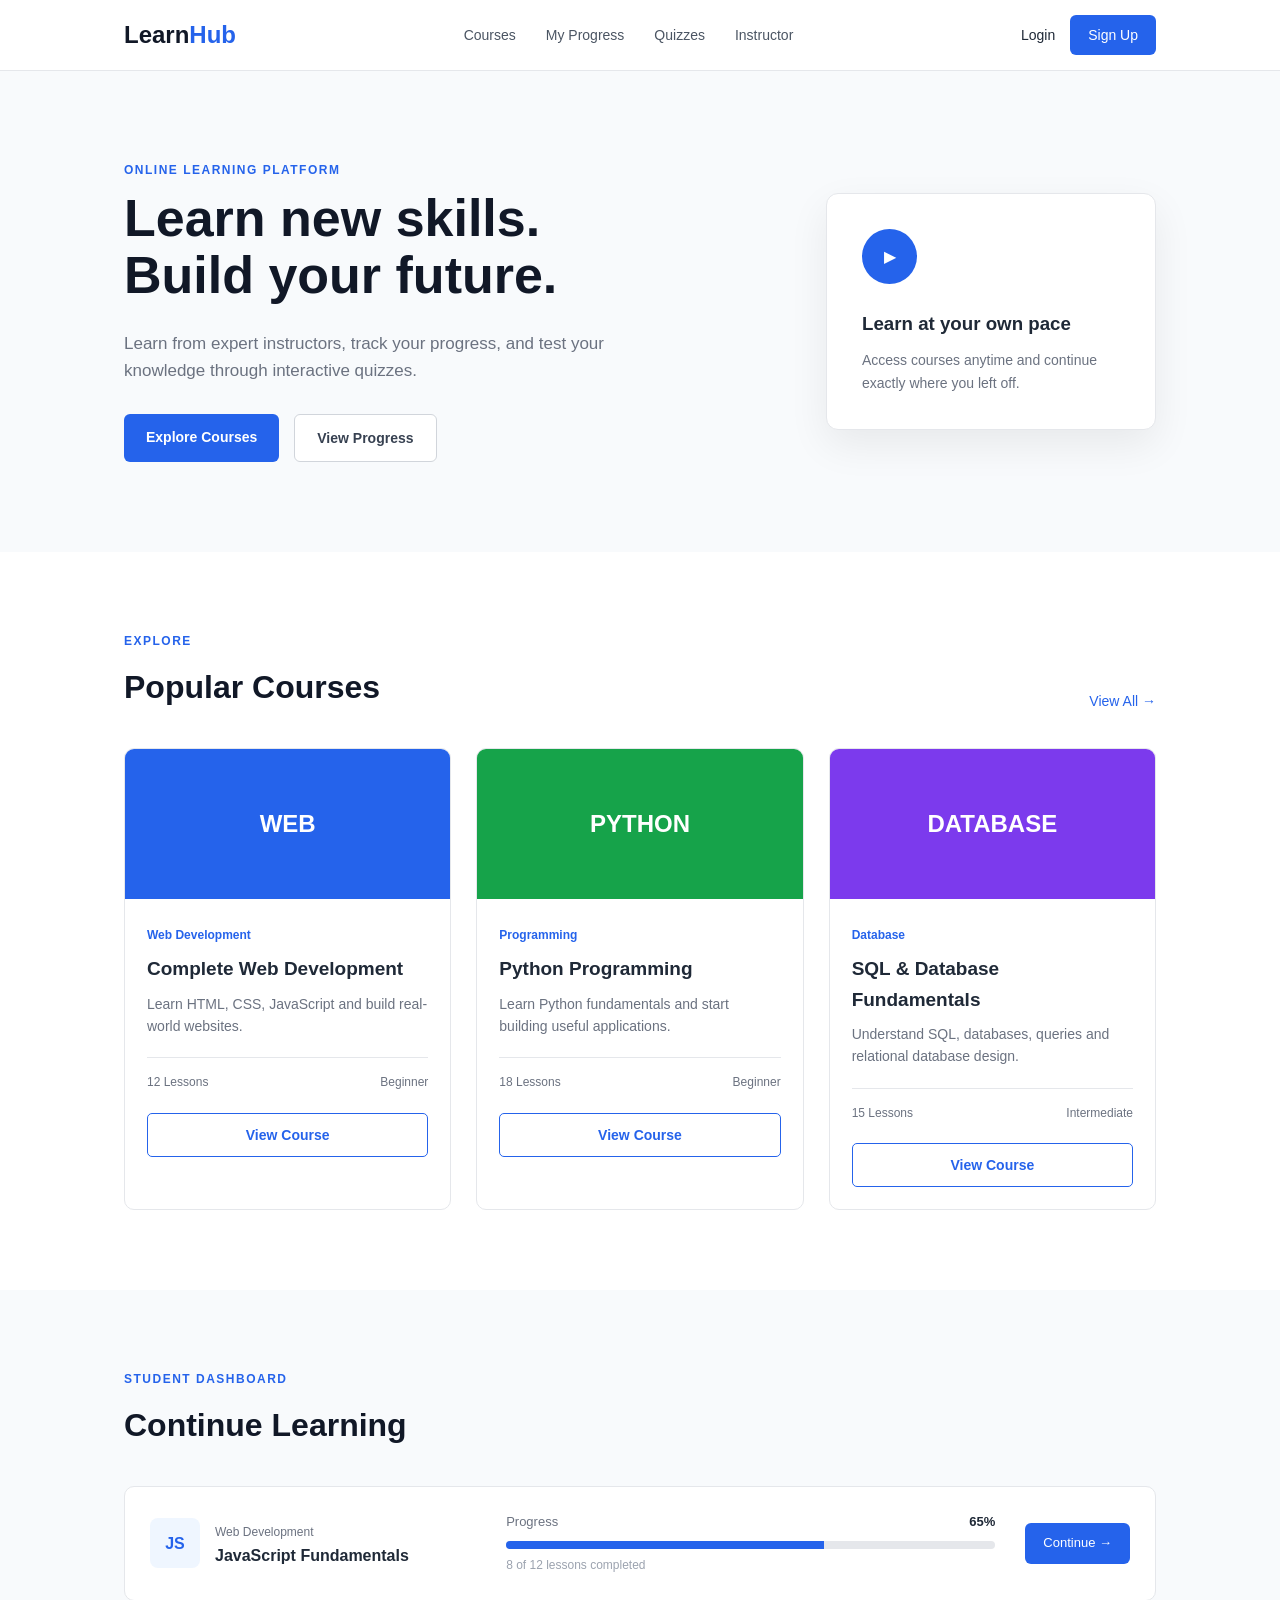
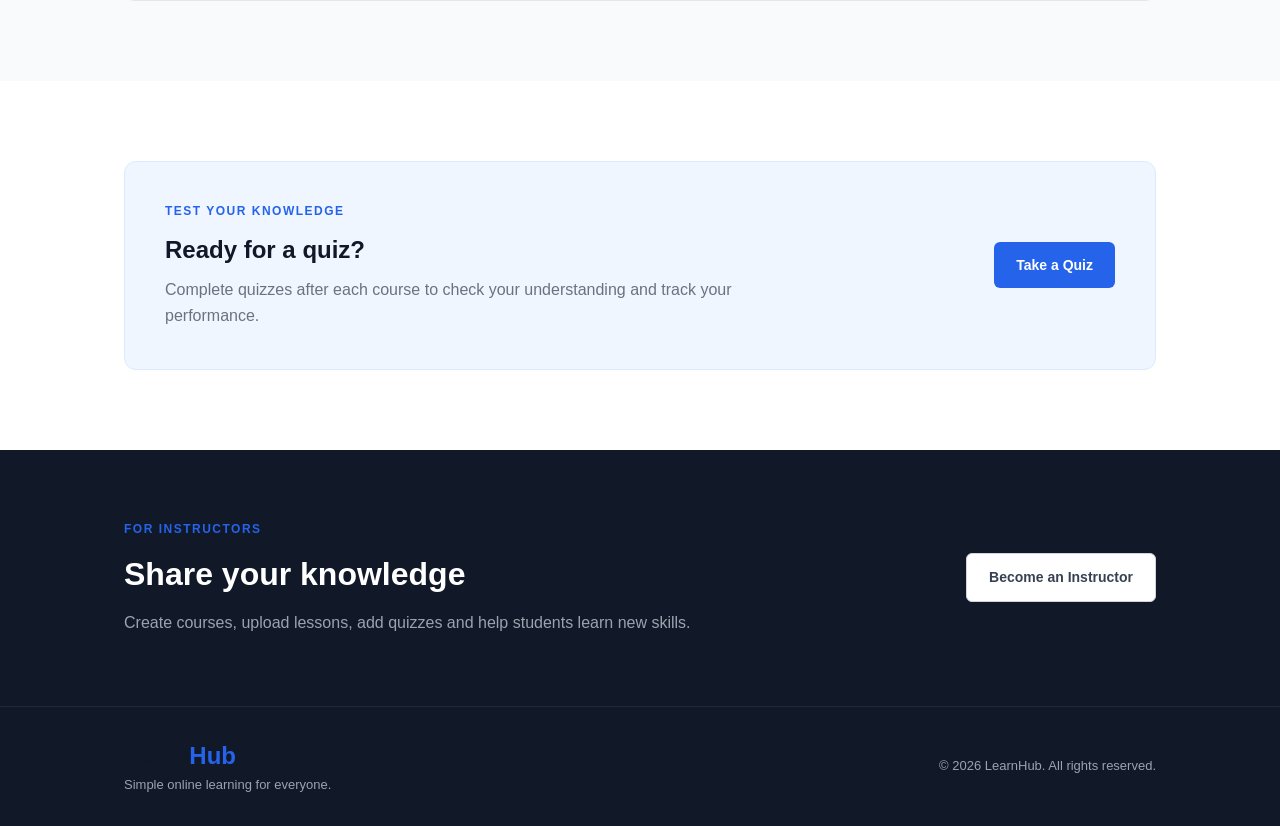
<file: index.html>
<!DOCTYPE html>

<html lang="en">
<head>
    <meta charset="UTF-8">
    <meta name="viewport" content="width=device-width, initial-scale=1.0">


<title>LearnHub - Online Learning Platform</title>

<link rel="stylesheet" href="styles.css">


</head>

<body>


<!-- Navigation -->
<header class="navbar">
    <div class="container nav-container">

        <a href="#" class="logo">Learn<span>Hub</span></a>

        <nav>
            <a href="#courses">Courses</a>
            <a href="#progress">My Progress</a>
            <a href="#quizzes">Quizzes</a>
            <a href="#instructor">Instructor</a>
        </nav>

        <div class="nav-buttons">
            <a href="#" class="login-btn">Login</a>
            <a href="#" class="signup-btn">Sign Up</a>
        </div>

    </div>
</header>


<!-- Hero Section -->
<section class="hero">

    <div class="container hero-content">

        <div class="hero-text">

            <p class="small-heading">ONLINE LEARNING PLATFORM</p>

            <h1>
                Learn new skills.<br>
                Build your future.
            </h1>

            <p>
                Learn from expert instructors, track your progress,
                and test your knowledge through interactive quizzes.
            </p>

            <div class="hero-buttons">
                <a href="#courses" class="primary-btn">
                    Explore Courses
                </a>

                <a href="#progress" class="secondary-btn">
                    View Progress
                </a>
            </div>

        </div>

        <div class="hero-card">

            <div class="play-icon">▶</div>

            <h3>Learn at your own pace</h3>

            <p>
                Access courses anytime and continue exactly
                where you left off.
            </p>

        </div>

    </div>

</section>


<!-- Courses Section -->
<section class="section" id="courses">

    <div class="container">

        <div class="section-heading">
            <div>
                <p class="small-heading">EXPLORE</p>
                <h2>Popular Courses</h2>
            </div>

            <a href="#" class="view-all">View All →</a>
        </div>


        <div class="course-grid">

            <!-- Course 1 -->
            <div class="course-card">

                <div class="course-image web">
                    WEB
                </div>

                <div class="course-content">

                    <span class="category">Web Development</span>

                    <h3>Complete Web Development</h3>

                    <p>
                        Learn HTML, CSS, JavaScript and build
                        real-world websites.
                    </p>

                    <div class="course-info">
                        <span>12 Lessons</span>
                        <span>Beginner</span>
                    </div>

                    <a href="#" class="course-btn">
                        View Course
                    </a>

                </div>

            </div>


            <!-- Course 2 -->
            <div class="course-card">

                <div class="course-image python">
                    PYTHON
                </div>

                <div class="course-content">

                    <span class="category">Programming</span>

                    <h3>Python Programming</h3>

                    <p>
                        Learn Python fundamentals and start
                        building useful applications.
                    </p>

                    <div class="course-info">
                        <span>18 Lessons</span>
                        <span>Beginner</span>
                    </div>

                    <a href="#" class="course-btn">
                        View Course
                    </a>

                </div>

            </div>


            <!-- Course 3 -->
            <div class="course-card">

                <div class="course-image database">
                    DATABASE
                </div>

                <div class="course-content">

                    <span class="category">Database</span>

                    <h3>SQL & Database Fundamentals</h3>

                    <p>
                        Understand SQL, databases, queries and
                        relational database design.
                    </p>

                    <div class="course-info">
                        <span>15 Lessons</span>
                        <span>Intermediate</span>
                    </div>

                    <a href="#" class="course-btn">
                        View Course
                    </a>

                </div>

            </div>

        </div>

    </div>

</section>


<!-- Progress Section -->
<section class="progress-section" id="progress">

    <div class="container">

        <div class="section-heading">
            <div>
                <p class="small-heading">STUDENT DASHBOARD</p>
                <h2>Continue Learning</h2>
            </div>
        </div>


        <div class="progress-card">

            <div class="progress-course">

                <div class="course-icon">JS</div>

                <div>
                    <span>Web Development</span>
                    <h3>JavaScript Fundamentals</h3>
                </div>

            </div>


            <div class="progress-details">

                <div class="progress-text">
                    <span>Progress</span>
                    <strong>65%</strong>
                </div>

                <div class="progress-bar">
                    <div class="progress-fill"></div>
                </div>

                <p>8 of 12 lessons completed</p>

            </div>


            <a href="#" class="continue-btn">
                Continue →
            </a>

        </div>

    </div>

</section>


<!-- Quiz Section -->
<section class="section" id="quizzes">

    <div class="container">

        <div class="quiz-box">

            <div>
                <p class="small-heading">TEST YOUR KNOWLEDGE</p>

                <h2>Ready for a quiz?</h2>

                <p>
                    Complete quizzes after each course to check
                    your understanding and track your performance.
                </p>
            </div>

            <a href="#" class="primary-btn">
                Take a Quiz
            </a>

        </div>

    </div>

</section>


<!-- Instructor Section -->
<section class="instructor-section" id="instructor">

    <div class="container instructor-content">

        <div>
            <p class="small-heading">FOR INSTRUCTORS</p>

            <h2>Share your knowledge</h2>

            <p>
                Create courses, upload lessons, add quizzes and
                help students learn new skills.
            </p>
        </div>

        <a href="#" class="secondary-btn">
            Become an Instructor
        </a>

    </div>

</section>


<!-- Footer -->
<footer>

    <div class="container footer-content">

        <div>
            <a href="#" class="logo">Learn<span>Hub</span></a>

            <p>
                Simple online learning for everyone.
            </p>
        </div>

        <p class="copyright">
            © 2026 LearnHub. All rights reserved.
        </p>

    </div>

</footer>


</body>
</html>
</file>
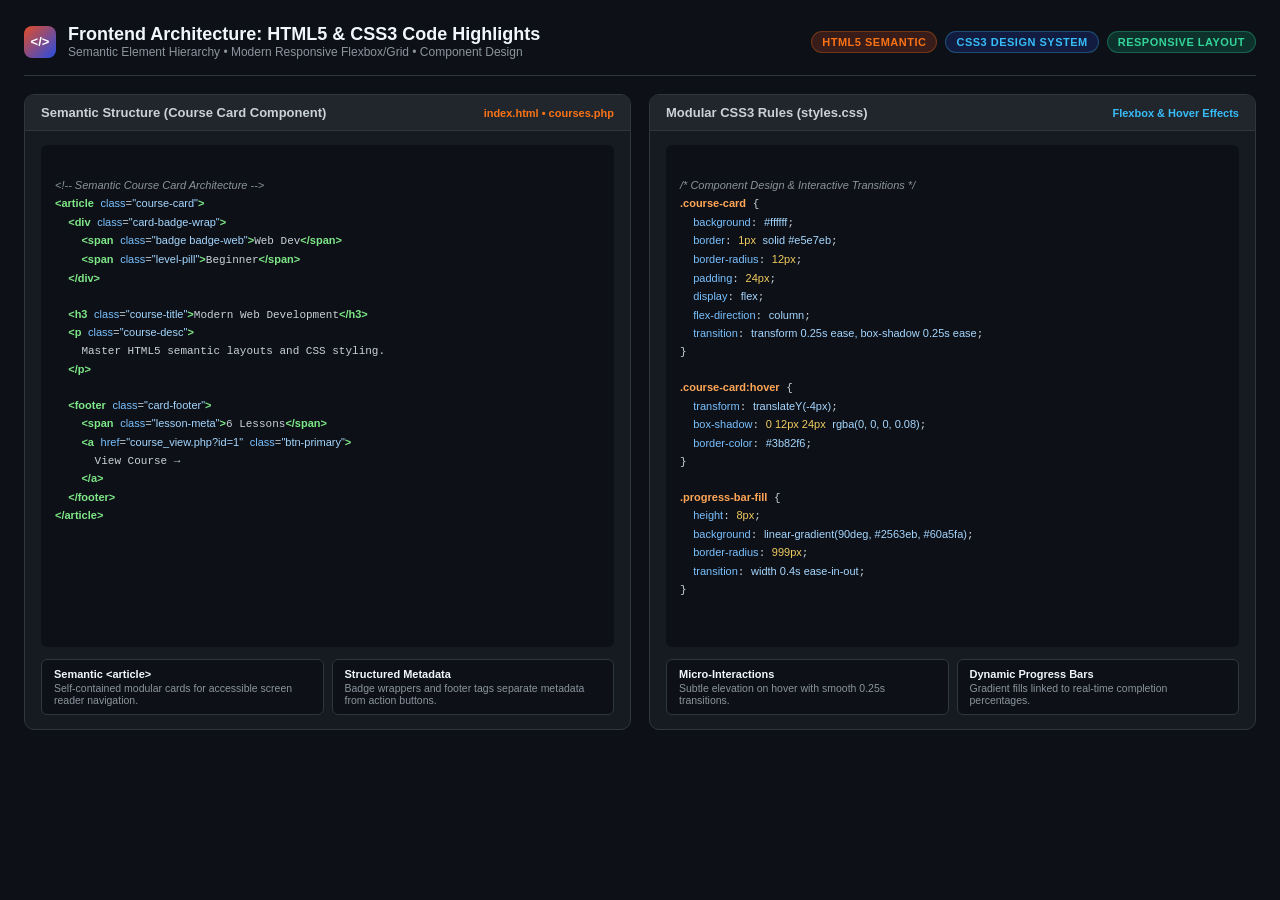
<file: screenshots/html_css_mock.html>
<!DOCTYPE html>
<html lang="en">
<head>
<meta charset="UTF-8">
<style>
  * { box-sizing: border-box; margin: 0; padding: 0; font-family: 'Segoe UI', -apple-system, BlinkMacSystemFont, Roboto, sans-serif; }
  body {
    background: #0d1117;
    color: #e6edf3;
    padding: 24px;
    width: 1280px;
    height: 750px;
    overflow: hidden;
  }
  .header-bar {
    display: flex;
    justify-content: space-between;
    align-items: center;
    padding-bottom: 16px;
    border-bottom: 1px solid #30363d;
    margin-bottom: 18px;
  }
  .title-group {
    display: flex;
    align-items: center;
    gap: 12px;
  }
  .tech-icon {
    width: 32px;
    height: 32px;
    background: linear-gradient(135deg, #e44d26, #264de4);
    border-radius: 8px;
    display: flex;
    align-items: center;
    justify-content: center;
    font-weight: 800;
    font-size: 13px;
    color: white;
  }
  .title-text h1 {
    font-size: 18px;
    font-weight: 600;
    color: #f0f6fc;
  }
  .title-text p {
    font-size: 12px;
    color: #8b949e;
  }
  .status-badges {
    display: flex;
    gap: 8px;
  }
  .badge {
    padding: 4px 10px;
    border-radius: 20px;
    font-size: 11px;
    font-weight: 600;
    text-transform: uppercase;
    letter-spacing: 0.5px;
  }
  .badge-html { background: rgba(228, 77, 38, 0.2); color: #f97316; border: 1px solid rgba(249, 115, 22, 0.3); }
  .badge-css { background: rgba(38, 77, 228, 0.2); color: #38bdf8; border: 1px solid rgba(56, 189, 248, 0.3); }
  .badge-responsive { background: rgba(16, 185, 129, 0.2); color: #34d399; border: 1px solid rgba(52, 211, 153, 0.3); }

  .content-grid {
    display: grid;
    grid-template-columns: 1fr 1fr;
    gap: 18px;
    height: calc(100% - 66px);
  }

  .panel {
    background: #161b22;
    border: 1px solid #30363d;
    border-radius: 10px;
    overflow: hidden;
    display: flex;
    flex-direction: column;
  }
  .panel-header {
    background: #21262d;
    padding: 10px 16px;
    display: flex;
    justify-content: space-between;
    align-items: center;
    border-bottom: 1px solid #30363d;
    font-size: 13px;
    font-weight: 600;
    color: #c9d1d9;
  }
  .panel-body {
    padding: 14px 16px;
    flex: 1;
    overflow: hidden;
    display: flex;
    flex-direction: column;
    gap: 12px;
  }

  .code-view {
    background: #0d1117;
    border-radius: 6px;
    padding: 14px;
    font-family: 'Consolas', 'Courier New', monospace;
    font-size: 11px;
    line-height: 1.6;
    color: #c9d1d9;
    flex: 1;
    overflow: hidden;
    white-space: pre;
  }
  .tag { color: #7ee787; font-weight: 600; }
  .attr { color: #79c0ff; }
  .val { color: #a5d6ff; }
  .prop { color: #79c0ff; }
  .unit { color: #f2cc60; }
  .sel { color: #ffa657; font-weight: 600; }
  .com { color: #8b949e; font-style: italic; }

  .highlight-cards {
    display: grid;
    grid-template-columns: 1fr 1fr;
    gap: 8px;
  }
  .hl-card {
    background: #0d1117;
    border: 1px solid #30363d;
    border-radius: 6px;
    padding: 8px 12px;
    font-size: 11px;
  }
  .hl-title { font-weight: 600; color: #f0f6fc; margin-bottom: 2px; }
  .hl-desc { color: #8b949e; font-size: 10.5px; }
</style>
</head>
<body>

<div class="header-bar">
  <div class="title-group">
    <div class="tech-icon">&lt;/&gt;</div>
    <div class="title-text">
      <h1>Frontend Architecture: HTML5 &amp; CSS3 Code Highlights</h1>
      <p>Semantic Element Hierarchy &bull; Modern Responsive Flexbox/Grid &bull; Component Design</p>
    </div>
  </div>
  <div class="status-badges">
    <span class="badge badge-html">HTML5 Semantic</span>
    <span class="badge badge-css">CSS3 Design System</span>
    <span class="badge badge-responsive">Responsive Layout</span>
  </div>
</div>

<div class="content-grid">
  <!-- Left Panel: Semantic HTML -->
  <div class="panel">
    <div class="panel-header">
      <span>Semantic Structure (Course Card Component)</span>
      <span style="font-size: 11px; color: #f97316;">index.html &bull; courses.php</span>
    </div>
    <div class="panel-body">
      <div class="code-view">
<span class="com">&lt;!-- Semantic Course Card Architecture --&gt;</span>
<span class="tag">&lt;article</span> <span class="attr">class</span>=<span class="val">"course-card"</span><span class="tag">&gt;</span>
  <span class="tag">&lt;div</span> <span class="attr">class</span>=<span class="val">"card-badge-wrap"</span><span class="tag">&gt;</span>
    <span class="tag">&lt;span</span> <span class="attr">class</span>=<span class="val">"badge badge-web"</span><span class="tag">&gt;</span>Web Dev<span class="tag">&lt;/span&gt;</span>
    <span class="tag">&lt;span</span> <span class="attr">class</span>=<span class="val">"level-pill"</span><span class="tag">&gt;</span>Beginner<span class="tag">&lt;/span&gt;</span>
  <span class="tag">&lt;/div&gt;</span>

  <span class="tag">&lt;h3</span> <span class="attr">class</span>=<span class="val">"course-title"</span><span class="tag">&gt;</span>Modern Web Development<span class="tag">&lt;/h3&gt;</span>
  <span class="tag">&lt;p</span> <span class="attr">class</span>=<span class="val">"course-desc"</span><span class="tag">&gt;</span>
    Master HTML5 semantic layouts and CSS styling.
  <span class="tag">&lt;/p&gt;</span>

  <span class="tag">&lt;footer</span> <span class="attr">class</span>=<span class="val">"card-footer"</span><span class="tag">&gt;</span>
    <span class="tag">&lt;span</span> <span class="attr">class</span>=<span class="val">"lesson-meta"</span><span class="tag">&gt;</span>6 Lessons<span class="tag">&lt;/span&gt;</span>
    <span class="tag">&lt;a</span> <span class="attr">href</span>=<span class="val">"course_view.php?id=1"</span> <span class="attr">class</span>=<span class="val">"btn-primary"</span><span class="tag">&gt;</span>
      View Course &rarr;
    <span class="tag">&lt;/a&gt;</span>
  <span class="tag">&lt;/footer&gt;</span>
<span class="tag">&lt;/article&gt;</span>
      </div>

      <div class="highlight-cards">
        <div class="hl-card">
          <div class="hl-title">Semantic &lt;article&gt;</div>
          <div class="hl-desc">Self-contained modular cards for accessible screen reader navigation.</div>
        </div>
        <div class="hl-card">
          <div class="hl-title">Structured Metadata</div>
          <div class="hl-desc">Badge wrappers and footer tags separate metadata from action buttons.</div>
        </div>
      </div>
    </div>
  </div>

  <!-- Right Panel: Modern CSS -->
  <div class="panel">
    <div class="panel-header">
      <span>Modular CSS3 Rules (styles.css)</span>
      <span style="font-size: 11px; color: #38bdf8;">Flexbox &amp; Hover Effects</span>
    </div>
    <div class="panel-body">
      <div class="code-view">
<span class="com">/* Component Design &amp; Interactive Transitions */</span>
<span class="sel">.course-card</span> {
  <span class="prop">background</span>: <span class="val">#ffffff</span>;
  <span class="prop">border</span>: <span class="unit">1px</span> <span class="val">solid #e5e7eb</span>;
  <span class="prop">border-radius</span>: <span class="unit">12px</span>;
  <span class="prop">padding</span>: <span class="unit">24px</span>;
  <span class="prop">display</span>: <span class="val">flex</span>;
  <span class="prop">flex-direction</span>: <span class="val">column</span>;
  <span class="prop">transition</span>: <span class="val">transform 0.25s ease, box-shadow 0.25s ease</span>;
}

<span class="sel">.course-card:hover</span> {
  <span class="prop">transform</span>: <span class="val">translateY(-4px)</span>;
  <span class="prop">box-shadow</span>: <span class="unit">0 12px 24px</span> <span class="val">rgba(0, 0, 0, 0.08)</span>;
  <span class="prop">border-color</span>: <span class="val">#3b82f6</span>;
}

<span class="sel">.progress-bar-fill</span> {
  <span class="prop">height</span>: <span class="unit">8px</span>;
  <span class="prop">background</span>: <span class="val">linear-gradient(90deg, #2563eb, #60a5fa)</span>;
  <span class="prop">border-radius</span>: <span class="unit">999px</span>;
  <span class="prop">transition</span>: <span class="val">width 0.4s ease-in-out</span>;
}
      </div>

      <div class="highlight-cards">
        <div class="hl-card">
          <div class="hl-title">Micro-Interactions</div>
          <div class="hl-desc">Subtle elevation on hover with smooth 0.25s transitions.</div>
        </div>
        <div class="hl-card">
          <div class="hl-title">Dynamic Progress Bars</div>
          <div class="hl-desc">Gradient fills linked to real-time completion percentages.</div>
        </div>
      </div>
    </div>
  </div>
</div>

</body>
</html>
</file>
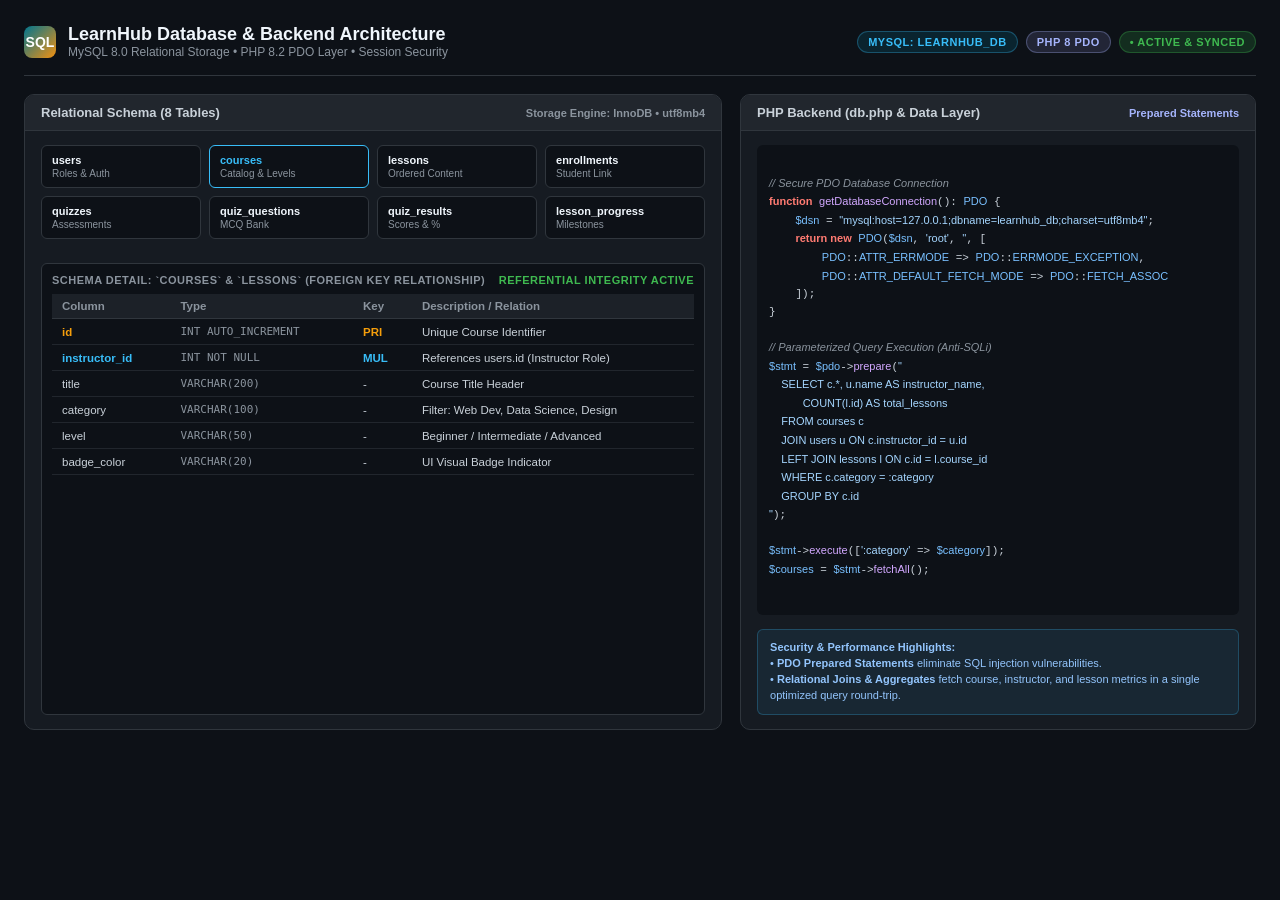
<file: screenshots/mysql_php_mock.html>
<!DOCTYPE html>
<html lang="en">
<head>
<meta charset="UTF-8">
<style>
  * { box-sizing: border-box; margin: 0; padding: 0; font-family: 'Segoe UI', -apple-system, BlinkMacSystemFont, Roboto, sans-serif; }
  body {
    background: #0d1117;
    color: #e6edf3;
    padding: 24px;
    width: 1280px;
    height: 750px;
    overflow: hidden;
  }
  .header-bar {
    display: flex;
    justify-content: space-between;
    align-items: center;
    padding-bottom: 16px;
    border-bottom: 1px solid #30363d;
    margin-bottom: 18px;
  }
  .title-group {
    display: flex;
    align-items: center;
    gap: 12px;
  }
  .db-icon {
    width: 32px;
    height: 32px;
    background: linear-gradient(135deg, #00758f, #f29111);
    border-radius: 8px;
    display: flex;
    align-items: center;
    justify-content: center;
    font-weight: 800;
    font-size: 14px;
    color: white;
  }
  .title-text h1 {
    font-size: 18px;
    font-weight: 600;
    color: #f0f6fc;
  }
  .title-text p {
    font-size: 12px;
    color: #8b949e;
  }
  .status-badges {
    display: flex;
    gap: 8px;
  }
  .badge {
    padding: 4px 10px;
    border-radius: 20px;
    font-size: 11px;
    font-weight: 600;
    text-transform: uppercase;
    letter-spacing: 0.5px;
  }
  .badge-mysql { background: rgba(0, 117, 143, 0.2); color: #38bdf8; border: 1px solid rgba(56, 189, 248, 0.3); }
  .badge-php { background: rgba(119, 123, 179, 0.2); color: #a5b4fc; border: 1px solid rgba(165, 180, 252, 0.3); }
  .badge-success { background: rgba(46, 160, 67, 0.2); color: #3fb950; border: 1px solid rgba(63, 185, 80, 0.3); }

  .content-grid {
    display: grid;
    grid-template-columns: 1.15fr 0.85fr;
    gap: 18px;
    height: calc(100% - 66px);
  }

  .panel {
    background: #161b22;
    border: 1px solid #30363d;
    border-radius: 10px;
    overflow: hidden;
    display: flex;
    flex-direction: column;
  }
  .panel-header {
    background: #21262d;
    padding: 10px 16px;
    display: flex;
    justify-content: space-between;
    align-items: center;
    border-bottom: 1px solid #30363d;
    font-size: 13px;
    font-weight: 600;
    color: #c9d1d9;
  }
  .panel-body {
    padding: 14px 16px;
    flex: 1;
    overflow: hidden;
    display: flex;
    flex-direction: column;
    gap: 14px;
  }

  /* Database table style */
  .schema-table {
    width: 100%;
    border-collapse: collapse;
    font-size: 11.5px;
  }
  .schema-table th {
    text-align: left;
    padding: 6px 10px;
    background: #1c2128;
    color: #8b949e;
    font-weight: 600;
    border-bottom: 1px solid #30363d;
  }
  .schema-table td {
    padding: 6px 10px;
    border-bottom: 1px solid #21262d;
    color: #c9d1d9;
  }
  .pk { color: #f59e0b; font-weight: 700; }
  .fk { color: #38bdf8; font-weight: 600; }
  .type { color: #8b949e; font-family: 'Consolas', monospace; font-size: 11px; }

  .table-cards-grid {
    display: grid;
    grid-template-columns: repeat(4, 1fr);
    gap: 8px;
    margin-bottom: 10px;
  }
  .table-chip {
    background: #0d1117;
    border: 1px solid #30363d;
    border-radius: 6px;
    padding: 8px 10px;
    font-size: 11px;
  }
  .table-chip-name { font-weight: 600; color: #f0f6fc; margin-bottom: 2px; }
  .table-chip-count { font-size: 10px; color: #8b949e; }

  /* Live rows preview */
  .preview-box {
    background: #0d1117;
    border: 1px solid #30363d;
    border-radius: 6px;
    padding: 10px;
    flex: 1;
  }
  .preview-title {
    font-size: 11px;
    font-weight: 600;
    color: #8b949e;
    text-transform: uppercase;
    letter-spacing: 0.5px;
    margin-bottom: 8px;
    display: flex;
    justify-content: space-between;
  }

  /* Code Panel */
  .code-view {
    background: #0d1117;
    border-radius: 6px;
    padding: 12px;
    font-family: 'Consolas', 'Courier New', monospace;
    font-size: 11px;
    line-height: 1.6;
    color: #c9d1d9;
    flex: 1;
    overflow: hidden;
    white-space: pre;
  }
  .kw { color: #ff7b72; font-weight: 600; }
  .fn { color: #d2a8ff; }
  .str { color: #a5d6ff; }
  .com { color: #8b949e; font-style: italic; }
  .var { color: #79c0ff; }
  .sql-kw { color: #f59e0b; font-weight: 600; }

  .callout-box {
    background: rgba(56, 189, 248, 0.08);
    border: 1px solid rgba(56, 189, 248, 0.25);
    border-radius: 6px;
    padding: 10px 12px;
    font-size: 11px;
    line-height: 1.45;
    color: #93c5fd;
  }
</style>
</head>
<body>

<div class="header-bar">
  <div class="title-group">
    <div class="db-icon">SQL</div>
    <div class="title-text">
      <h1>LearnHub Database & Backend Architecture</h1>
      <p>MySQL 8.0 Relational Storage &bull; PHP 8.2 PDO Layer &bull; Session Security</p>
    </div>
  </div>
  <div class="status-badges">
    <span class="badge badge-mysql">MySQL: learnhub_db</span>
    <span class="badge badge-php">PHP 8 PDO</span>
    <span class="badge badge-success">&bull; Active &amp; Synced</span>
  </div>
</div>

<div class="content-grid">
  <!-- Left Panel: Database Schema -->
  <div class="panel">
    <div class="panel-header">
      <span>Relational Schema (8 Tables)</span>
      <span style="font-size: 11px; color: #8b949e;">Storage Engine: InnoDB &bull; utf8mb4</span>
    </div>
    <div class="panel-body">
      <!-- Table Chips -->
      <div class="table-cards-grid">
        <div class="table-chip">
          <div class="table-chip-name">users</div>
          <div class="table-chip-count">Roles &amp; Auth</div>
        </div>
        <div class="table-chip" style="border-color: #38bdf8;">
          <div class="table-chip-name" style="color: #38bdf8;">courses</div>
          <div class="table-chip-count">Catalog &amp; Levels</div>
        </div>
        <div class="table-chip">
          <div class="table-chip-name">lessons</div>
          <div class="table-chip-count">Ordered Content</div>
        </div>
        <div class="table-chip">
          <div class="table-chip-name">enrollments</div>
          <div class="table-chip-count">Student Link</div>
        </div>
        <div class="table-chip">
          <div class="table-chip-name">quizzes</div>
          <div class="table-chip-count">Assessments</div>
        </div>
        <div class="table-chip">
          <div class="table-chip-name">quiz_questions</div>
          <div class="table-chip-count">MCQ Bank</div>
        </div>
        <div class="table-chip">
          <div class="table-chip-name">quiz_results</div>
          <div class="table-chip-count">Scores &amp; %</div>
        </div>
        <div class="table-chip">
          <div class="table-chip-name">lesson_progress</div>
          <div class="table-chip-count">Milestones</div>
        </div>
      </div>

      <!-- Schema Definition Table -->
      <div class="preview-box">
        <div class="preview-title">
          <span>Schema Detail: `courses` &amp; `lessons` (Foreign Key Relationship)</span>
          <span style="color: #3fb950;">Referential Integrity Active</span>
        </div>
        <table class="schema-table">
          <thead>
            <tr>
              <th>Column</th>
              <th>Type</th>
              <th>Key</th>
              <th>Description / Relation</th>
            </tr>
          </thead>
          <tbody>
            <tr>
              <td><span class="pk">id</span></td>
              <td><span class="type">INT AUTO_INCREMENT</span></td>
              <td><span class="pk">PRI</span></td>
              <td>Unique Course Identifier</td>
            </tr>
            <tr>
              <td><span class="fk">instructor_id</span></td>
              <td><span class="type">INT NOT NULL</span></td>
              <td><span class="fk">MUL</span></td>
              <td>References <code>users.id</code> (Instructor Role)</td>
            </tr>
            <tr>
              <td>title</td>
              <td><span class="type">VARCHAR(200)</span></td>
              <td>-</td>
              <td>Course Title Header</td>
            </tr>
            <tr>
              <td>category</td>
              <td><span class="type">VARCHAR(100)</span></td>
              <td>-</td>
              <td>Filter: Web Dev, Data Science, Design</td>
            </tr>
            <tr>
              <td>level</td>
              <td><span class="type">VARCHAR(50)</span></td>
              <td>-</td>
              <td>Beginner / Intermediate / Advanced</td>
            </tr>
            <tr>
              <td>badge_color</td>
              <td><span class="type">VARCHAR(20)</span></td>
              <td>-</td>
              <td>UI Visual Badge Indicator</td>
            </tr>
          </tbody>
        </table>
      </div>
    </div>
  </div>

  <!-- Right Panel: PHP PDO Integration -->
  <div class="panel">
    <div class="panel-header">
      <span>PHP Backend (db.php &amp; Data Layer)</span>
      <span style="font-size: 11px; color: #a5b4fc;">Prepared Statements</span>
    </div>
    <div class="panel-body">
      <div class="code-view">
<span class="com">// Secure PDO Database Connection</span>
<span class="kw">function</span> <span class="fn">getDatabaseConnection</span>(): <span class="var">PDO</span> {
    <span class="var">$dsn</span> = <span class="str">"mysql:host=127.0.0.1;dbname=learnhub_db;charset=utf8mb4"</span>;
    <span class="kw">return new</span> <span class="var">PDO</span>(<span class="var">$dsn</span>, <span class="str">'root'</span>, <span class="str">''</span>, [
        <span class="var">PDO</span>::<span class="var">ATTR_ERRMODE</span> => <span class="var">PDO</span>::<span class="var">ERRMODE_EXCEPTION</span>,
        <span class="var">PDO</span>::<span class="var">ATTR_DEFAULT_FETCH_MODE</span> => <span class="var">PDO</span>::<span class="var">FETCH_ASSOC</span>
    ]);
}

<span class="com">// Parameterized Query Execution (Anti-SQLi)</span>
<span class="var">$stmt</span> = <span class="var">$pdo</span>-><span class="fn">prepare</span>(<span class="str">"
    SELECT c.*, u.name AS instructor_name,
           COUNT(l.id) AS total_lessons
    FROM courses c
    JOIN users u ON c.instructor_id = u.id
    LEFT JOIN lessons l ON c.id = l.course_id
    WHERE c.category = :category
    GROUP BY c.id
"</span>);

<span class="var">$stmt</span>-><span class="fn">execute</span>([<span class="str">':category'</span> => <span class="var">$category</span>]);
<span class="var">$courses</span> = <span class="var">$stmt</span>-><span class="fn">fetchAll</span>();
      </div>

      <div class="callout-box">
        <strong>Security &amp; Performance Highlights:</strong><br>
        &bull; <strong>PDO Prepared Statements</strong> eliminate SQL injection vulnerabilities.<br>
        &bull; <strong>Relational Joins &amp; Aggregates</strong> fetch course, instructor, and lesson metrics in a single optimized query round-trip.
      </div>
    </div>
  </div>
</div>

</body>
</html>
</file>
<file: styles.css>
* {
  margin: 0;
  padding: 0;
  box-sizing: border-box;
}

html {
scroll-behavior: smooth;
}

body {
font-family: Arial, Helvetica, sans-serif;
color: #1f2937;
background: #ffffff;
line-height: 1.6;
}

a {
text-decoration: none;
color: inherit;
}

.container {
  width: 85%;
  max-width: 1080px;
  margin: 0 auto;
  padding: 0 24px;
}

.page-body {
  padding: 40px 0 70px;
  min-height: calc(100vh - 200px);
}

/* =========================
NAVBAR
========================= */

.navbar {
background: #ffffff;
border-bottom: 1px solid #e5e7eb;
position: sticky;
top: 0;
z-index: 100;
}

.nav-container {
height: 70px;
display: flex;
align-items: center;
justify-content: space-between;
}

.logo {
font-size: 24px;
font-weight: bold;
color: #111827;
}

.logo span {
color: #2563eb;
}

nav {
display: flex;
gap: 30px;
}

nav a {
font-size: 14px;
color: #4b5563;
}

nav a:hover {
color: #2563eb;
}

.nav-buttons {
display: flex;
align-items: center;
gap: 15px;
}

.login-btn {
font-size: 14px;
}

.signup-btn {
background: #2563eb;
color: white;
padding: 9px 18px;
border-radius: 6px;
font-size: 14px;
}

.signup-btn:hover {
background: #1d4ed8;
}

/* =========================
HERO
========================= */

.hero {
background: #f8fafc;
padding: 90px 0;
}

.hero-content {
display: flex;
align-items: center;
justify-content: space-between;
gap: 60px;
}

.hero-text {
max-width: 650px;
}

.small-heading {
color: #2563eb;
font-size: 12px;
font-weight: bold;
letter-spacing: 1.5px;
margin-bottom: 10px;
}

.hero h1 {
font-size: 52px;
line-height: 1.1;
color: #111827;
margin-bottom: 25px;
}

.hero-text > p:not(.small-heading) {
color: #6b7280;
font-size: 17px;
max-width: 560px;
margin-bottom: 30px;
}

.hero-buttons {
display: flex;
gap: 15px;
}

.primary-btn,
.secondary-btn {
display: inline-block;
padding: 12px 22px;
border-radius: 6px;
font-size: 14px;
font-weight: bold;
}

.primary-btn {
background: #2563eb;
color: white;
}

.primary-btn:hover {
background: #1d4ed8;
}

.secondary-btn {
border: 1px solid #d1d5db;
background: white;
color: #374151;
}

.secondary-btn:hover {
border-color: #2563eb;
color: #2563eb;
}

/* Hero Card */

.hero-card {
width: 330px;
padding: 35px;
background: white;
border: 1px solid #e5e7eb;
border-radius: 12px;
box-shadow: 0 15px 40px rgba(0, 0, 0, 0.07);
}

.play-icon {
width: 55px;
height: 55px;
border-radius: 50%;
background: #2563eb;
color: white;


display: flex;
align-items: center;
justify-content: center;

margin-bottom: 25px;


}

.hero-card h3 {
margin-bottom: 10px;
}

.hero-card p {
color: #6b7280;
font-size: 14px;
}

/* =========================
GENERAL SECTIONS
========================= */

.section {
padding: 80px 0;
}

.section-heading {
display: flex;
justify-content: space-between;
align-items: end;
margin-bottom: 35px;
}

.section-heading h2 {
font-size: 32px;
color: #111827;
}

.view-all {
color: #2563eb;
font-size: 14px;
}

/* =========================
COURSE CARDS
========================= */

.course-grid {
display: grid;
grid-template-columns: repeat(3, 1fr);
gap: 25px;
}

.course-card {
border: 1px solid #e5e7eb;
border-radius: 10px;
overflow: hidden;
background: white;
transition: transform 0.2s, box-shadow 0.2s;
}

.course-card:hover {
transform: translateY(-4px);
box-shadow: 0 10px 30px rgba(0, 0, 0, 0.08);
}

.course-image {
height: 150px;


display: flex;
align-items: center;
justify-content: center;

font-size: 24px;
font-weight: bold;
color: white;


}

.web {
background: #2563eb;
}

.python {
background: #16a34a;
}

.database {
background: #7c3aed;
}

.course-content {
padding: 22px;
}

.category {
color: #2563eb;
font-size: 12px;
font-weight: bold;
}

.course-content h3 {
margin: 8px 0;
font-size: 19px;
}

.course-content p {
color: #6b7280;
font-size: 14px;
margin-bottom: 20px;
}

.course-info {
display: flex;
justify-content: space-between;
color: #6b7280;
font-size: 12px;
border-top: 1px solid #e5e7eb;
padding-top: 15px;
}

.course-btn {
display: block;
text-align: center;


margin-top: 20px;
padding: 10px;

border: 1px solid #2563eb;
border-radius: 5px;

color: #2563eb;
font-size: 14px;
font-weight: bold;


}

.course-btn:hover {
background: #2563eb;
color: white;
}

/* =========================
PROGRESS
========================= */

.progress-section {
background: #f8fafc;
padding: 80px 0;
}

.progress-card {
background: white;
border: 1px solid #e5e7eb;
border-radius: 10px;
padding: 25px;


display: grid;
grid-template-columns: 1fr 1.5fr auto;
align-items: center;
gap: 30px;


}

.progress-course {
display: flex;
align-items: center;
gap: 15px;
}

.course-icon {
width: 50px;
height: 50px;


display: flex;
align-items: center;
justify-content: center;

background: #eff6ff;
color: #2563eb;

border-radius: 8px;
font-weight: bold;


}

.progress-course span {
color: #6b7280;
font-size: 12px;
}

.progress-course h3 {
font-size: 16px;
}

.progress-text {
display: flex;
justify-content: space-between;
font-size: 13px;
margin-bottom: 8px;
}

.progress-text span {
color: #6b7280;
}

.progress-bar {
width: 100%;
height: 8px;
background: #e5e7eb;
border-radius: 10px;
overflow: hidden;
}

.progress-fill {
width: 65%;
height: 100%;
background: #2563eb;
}

.progress-details p {
color: #9ca3af;
font-size: 12px;
margin-top: 7px;
}

.continue-btn {
background: #2563eb;
color: white;
padding: 10px 18px;
border-radius: 6px;
font-size: 13px;
}

/* =========================
QUIZ
========================= */

.quiz-box {
border: 1px solid #dbeafe;
background: #eff6ff;
border-radius: 12px;


padding: 40px;

display: flex;
align-items: center;
justify-content: space-between;
gap: 30px;


}

.quiz-box h2 {
margin-bottom: 8px;
color: #111827;
}

.quiz-box p:not(.small-heading) {
color: #6b7280;
max-width: 650px;
}

/* =========================
INSTRUCTOR
========================= */

.instructor-section {
background: #111827;
color: white;
padding: 70px 0;
}

.instructor-content {
display: flex;
justify-content: space-between;
align-items: center;
gap: 30px;
}

.instructor-content h2 {
font-size: 32px;
margin-bottom: 10px;
}

.instructor-content p:not(.small-heading) {
color: #9ca3af;
max-width: 600px;
}

.instructor-content .secondary-btn {
white-space: nowrap;
}

/* =========================
FOOTER
========================= */

footer {
border-top: 1px solid #1f2937;
background: #111827;
color: white;
padding: 30px 0;
}

.footer-content {
display: flex;
justify-content: space-between;
align-items: center;
}

footer p {
color: #9ca3af;
font-size: 13px;
}

.copyright {
text-align: right;
}

/* =========================
RESPONSIVE
========================= */

@media (max-width: 900px) {


nav {
    display: none;
}

.hero-content {
    flex-direction: column;
    align-items: flex-start;
}

.hero-card {
    width: 100%;
}

.course-grid {
    grid-template-columns: 1fr 1fr;
}

.progress-card {
    grid-template-columns: 1fr;
}

.quiz-box,
.instructor-content {
    flex-direction: column;
    align-items: flex-start;
}


}

@media (max-width: 600px) {


.hero {
    padding: 60px 0;
}

.hero h1 {
    font-size: 38px;
}

.course-grid {
    grid-template-columns: 1fr;
}

.section {
    padding: 60px 0;
}

.section-heading h2 {
    font-size: 26px;
}

.nav-buttons {
    display: none;
}

.footer-content {
    flex-direction: column;
    align-items: flex-start;
    gap: 15px;
}

.copyright {
    text-align: left;
}

}

/* =========================================
   ADDITIONAL MINIMAL UI COMPONENTS
   ========================================= */

/* Alerts & Notifications */
.alert {
    padding: 12px 18px;
    border-radius: 6px;
    font-size: 14px;
    margin-bottom: 24px;
}
.alert-success {
    background: #ecfdf5;
    color: #065f46;
    border: 1px solid #a7f3d0;
}
.alert-error {
    background: #fef2f2;
    color: #991b1b;
    border: 1px solid #fecaca;
}

/* User Pill & Nav Extras */
.user-menu {
    display: flex;
    align-items: center;
    gap: 12px;
}
.user-badge {
    display: inline-flex;
    align-items: center;
    gap: 6px;
    background: #f3f4f6;
    color: #374151;
    font-size: 13px;
    font-weight: 500;
    padding: 6px 12px;
    border-radius: 20px;
    border: 1px solid #e5e7eb;
}
.user-badge strong {
    color: #111827;
}
.badge-role {
    font-size: 11px;
    text-transform: uppercase;
    letter-spacing: 0.5px;
    padding: 2px 6px;
    border-radius: 4px;
    background: #e0e7ff;
    color: #3730a3;
    font-weight: bold;
}
.badge-role.instructor {
    background: #fef3c7;
    color: #92400e;
}

/* Buttons */
.btn-sm {
    padding: 6px 12px;
    font-size: 13px;
    border-radius: 5px;
    font-weight: 600;
    display: inline-block;
}
.btn-primary {
    background: #2563eb;
    color: white;
    border: none;
    cursor: pointer;
    text-align: center;
}
.btn-primary:hover {
    background: #1d4ed8;
}
.btn-secondary {
    background: white;
    color: #374151;
    border: 1px solid #d1d5db;
    cursor: pointer;
    text-align: center;
}
.btn-secondary:hover {
    border-color: #2563eb;
    color: #2563eb;
}
.btn-danger {
    background: #ef4444;
    color: white;
    border: none;
    cursor: pointer;
}
.btn-danger:hover {
    background: #dc2626;
}
.btn-success {
    background: #16a34a;
    color: white;
    border: none;
    cursor: pointer;
}
.btn-success:hover {
    background: #15803d;
}

/* Form Styling */
.form-card {
    background: white;
    border: 1px solid #e5e7eb;
    border-radius: 10px;
    padding: 32px;
    max-width: 600px;
    margin: 0 auto;
    box-shadow: 0 4px 20px rgba(0, 0, 0, 0.04);
}
.form-group {
    margin-bottom: 20px;
}
.form-label {
    display: block;
    font-size: 13px;
    font-weight: 600;
    color: #374151;
    margin-bottom: 6px;
}
.form-input,
.form-select,
.form-textarea {
    width: 100%;
    padding: 10px 14px;
    font-size: 14px;
    font-family: inherit;
    border: 1px solid #d1d5db;
    border-radius: 6px;
    background: #ffffff;
    color: #111827;
    outline: none;
    transition: border-color 0.15s;
}
.form-input:focus,
.form-select:focus,
.form-textarea:focus {
    border-color: #2563eb;
    box-shadow: 0 0 0 3px rgba(37, 99, 235, 0.1);
}
.form-textarea {
    resize: vertical;
    min-height: 120px;
}
.form-help {
    font-size: 12px;
    color: #6b7280;
    margin-top: 5px;
}
.form-row {
    display: grid;
    grid-template-columns: 1fr 1fr;
    gap: 16px;
}

/* Search and Filters */
.filter-bar {
    display: flex;
    gap: 15px;
    margin-bottom: 30px;
    flex-wrap: wrap;
    align-items: center;
}
.filter-bar input {
    flex: 1;
    min-width: 200px;
}

/* Stat Cards (Dashboard) */
.stats-grid {
    display: grid;
    grid-template-columns: repeat(auto-fit, minmax(200px, 1fr));
    gap: 20px;
    margin-bottom: 35px;
}
.stat-card {
    background: white;
    border: 1px solid #e5e7eb;
    border-radius: 10px;
    padding: 24px;
}
.stat-number {
    font-size: 32px;
    font-weight: bold;
    color: #111827;
    margin-bottom: 4px;
}
.stat-label {
    font-size: 13px;
    color: #6b7280;
    text-transform: uppercase;
    letter-spacing: 0.5px;
}

/* Tables */
.table-container {
    background: white;
    border: 1px solid #e5e7eb;
    border-radius: 10px;
    overflow-x: auto;
    margin-bottom: 30px;
}
.data-table {
    width: 100%;
    border-collapse: collapse;
    font-size: 14px;
    text-align: left;
}
.data-table th {
    background: #f9fafb;
    padding: 14px 18px;
    color: #4b5563;
    font-weight: 600;
    border-bottom: 1px solid #e5e7eb;
}
.data-table td {
    padding: 14px 18px;
    border-bottom: 1px solid #f3f4f6;
    color: #1f2937;
}
.data-table tr:last-child td {
    border-bottom: none;
}
.data-table tr:hover td {
    background: #fcfcfd;
}

/* Lesson Layout */
.lesson-layout {
    display: grid;
    grid-template-columns: 280px 1fr;
    gap: 30px;
    align-items: start;
}
.lesson-sidebar {
    background: white;
    border: 1px solid #e5e7eb;
    border-radius: 10px;
    padding: 20px;
    position: sticky;
    top: 90px;
}
.lesson-sidebar h4 {
    font-size: 14px;
    text-transform: uppercase;
    letter-spacing: 1px;
    color: #6b7280;
    margin-bottom: 15px;
}
.lesson-nav-list {
    list-style: none;
}
.lesson-nav-item {
    margin-bottom: 6px;
}
.lesson-nav-link {
    display: flex;
    align-items: center;
    justify-content: space-between;
    padding: 10px 12px;
    border-radius: 6px;
    font-size: 13px;
    color: #4b5563;
}
.lesson-nav-link:hover {
    background: #f3f4f6;
    color: #111827;
}
.lesson-nav-link.active {
    background: #eff6ff;
    color: #2563eb;
    font-weight: 600;
}
.lesson-nav-link.completed {
    color: #16a34a;
}
.lesson-main {
    background: white;
    border: 1px solid #e5e7eb;
    border-radius: 10px;
    padding: 35px;
}
.lesson-body {
    font-size: 15px;
    line-height: 1.8;
    color: #374151;
    margin: 25px 0;
    white-space: pre-line;
}
.lesson-footer-nav {
    display: flex;
    justify-content: space-between;
    align-items: center;
    border-top: 1px solid #e5e7eb;
    padding-top: 20px;
    margin-top: 30px;
}

/* Quiz Specific */
.quiz-question-card {
    background: white;
    border: 1px solid #e5e7eb;
    border-radius: 10px;
    padding: 25px;
    margin-bottom: 20px;
}
.quiz-q-title {
    font-size: 16px;
    font-weight: 600;
    margin-bottom: 15px;
    color: #111827;
}
.quiz-options {
    display: flex;
    flex-direction: column;
    gap: 10px;
}
.quiz-option-label {
    display: flex;
    align-items: center;
    gap: 12px;
    padding: 12px 16px;
    border: 1px solid #e5e7eb;
    border-radius: 6px;
    cursor: pointer;
    font-size: 14px;
    transition: all 0.15s;
}
.quiz-option-label:hover {
    border-color: #2563eb;
    background: #f8fafc;
}
.quiz-option-label input[type="radio"]:checked + span {
    font-weight: 600;
    color: #2563eb;
}
.quiz-result-score {
    text-align: center;
    padding: 40px;
    background: white;
    border: 1px solid #e5e7eb;
    border-radius: 10px;
    margin-bottom: 30px;
}
.quiz-score-circle {
    font-size: 48px;
    font-weight: bold;
    color: #2563eb;
    margin: 15px 0;
}
.score-pass {
    color: #16a34a;
}
.score-fail {
    color: #ef4444;
}

/* Quick Demo Switcher Banner */
.demo-bar {
    background: #f0fdf4;
    border-bottom: 1px solid #bbf7d0;
    font-size: 12px;
    color: #166534;
    padding: 6px 0;
    text-align: center;
}
.demo-bar a {
    color: #15803d;
    font-weight: bold;
    text-decoration: underline;
    margin: 0 8px;
}
</file>
